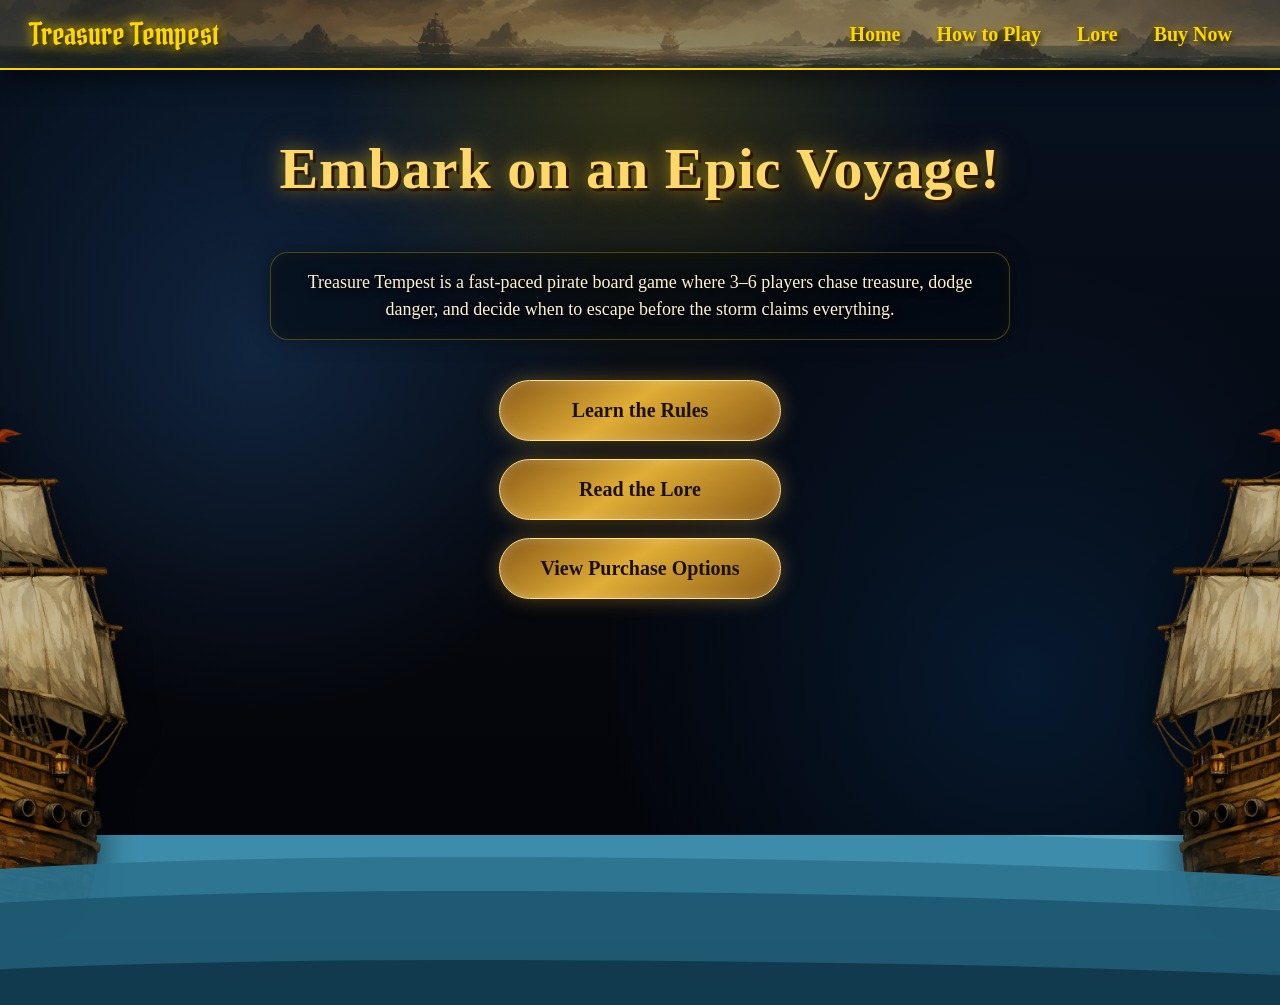
<file: index.html>
<!DOCTYPE html>
<html>
<head>
  <title>Treasure Tempest</title>
  <link rel="stylesheet" href="style.css">
</head>

<body class="home-page">

<nav>
  <div class="nav-logo">Treasure Tempest</div>

  <div>
    <a href="index.html">Home</a>
    <a href="howtoplay.html">How to Play</a>
    <a href="lore.html">Lore</a>
    <a href="buy.html">Buy Now</a>
  </div>
</nav>

<section class="home-hero">

  <div class="ship left-ship">
    <img src="images/ship.jpeg">
  </div>

  <div class="ship right-ship">
    <img src="images/ship.jpeg">
  </div>

  <div class="ship-water-cover"></div>

 <div class="water water-back">
  <div class="wave wave1"></div>
  <div class="wave wave2"></div>
</div>

<div class="water water-front">
  <div class="wave wave3"></div>
  <div class="wave wave4"></div>
  <div class="wave wave5"></div>
</div>

  <div class="cannonball cannonball-left"></div>
  <div class="cannonball cannonball-right"></div>

  <div class="muzzle-flash flash-left"></div>
<div class="muzzle-flash flash-right"></div>

  <div class="home-content">
    <h1>Embark on an Epic Voyage!</h1>



    <p class="intro-text">
      Treasure Tempest is a fast-paced pirate board game where 3–6 players chase treasure,
      dodge danger, and decide when to escape before the storm claims everything.
    </p>

    <div class="home-buttons">
      <a href="howtoplay.html" class="buy-button">Learn the Rules</a>
      <a href="lore.html" class="buy-button">Read the Lore</a>
      <a href="buy.html" class="buy-button">View Purchase Options</a>
    </div>
  </div>

</section>

<script>
  const targets = document.querySelectorAll(".nav-logo, nav a");
  let coinInterval;

  function makeCoin(target) {
    const coin = document.createElement("span");
    coin.classList.add("coin");
    coin.textContent = "●";

    const rect = target.getBoundingClientRect();
    const randomLeft = rect.left + Math.random() * rect.width;

    coin.style.left = randomLeft + "px";
    coin.style.top = rect.top - 30 + "px";

    document.body.appendChild(coin);

    setTimeout(() => {
      coin.remove();
    }, 1100);
  }

  targets.forEach(target => {
    target.addEventListener("mouseenter", () => {
      coinInterval = setInterval(() => makeCoin(target), 120);
    });

    target.addEventListener("mouseleave", () => {
      clearInterval(coinInterval);
    });
  });
</script>

<script>
  const leftBall = document.querySelector(".cannonball-left");
  const rightBall = document.querySelector(".cannonball-right");
  const leftFlash = document.querySelector(".flash-left");
const rightFlash = document.querySelector(".flash-right");

  let nextSide = "left";

  function fireCannonball(side) {
  const ball = side === "left" ? leftBall : rightBall;
  const flash = side === "left" ? leftFlash : rightFlash;

  flash.style.opacity = "1";

  setTimeout(() => {
    flash.style.opacity = "0";
  }, 120);

    let x = side === "left" ? 40 : window.innerWidth - 58;
    let y = window.innerHeight - 60;

    let vx = side === "left" ? 15 : -15;
let vy = -6;
let gravity = 0.16;

    ball.style.opacity = "1";

    function animate() {
      x += vx;
      y += vy;
      vy += gravity;

      ball.style.left = x + "px";
      ball.style.top = y + "px";

      if (y > window.innerHeight - 10 || x < -50 || x > window.innerWidth + 50) {
        ball.style.opacity = "0";
        return;
      }

      requestAnimationFrame(animate);
    }

    animate();
  }

  function cannonLoop() {
    fireCannonball(nextSide);

    nextSide = nextSide === "left" ? "right" : "left";

    const delay = 5000 + Math.random() * 5000;
    setTimeout(cannonLoop, delay);
  }

  setTimeout(cannonLoop, 1500);
</script>

</body>
</html>
</file>
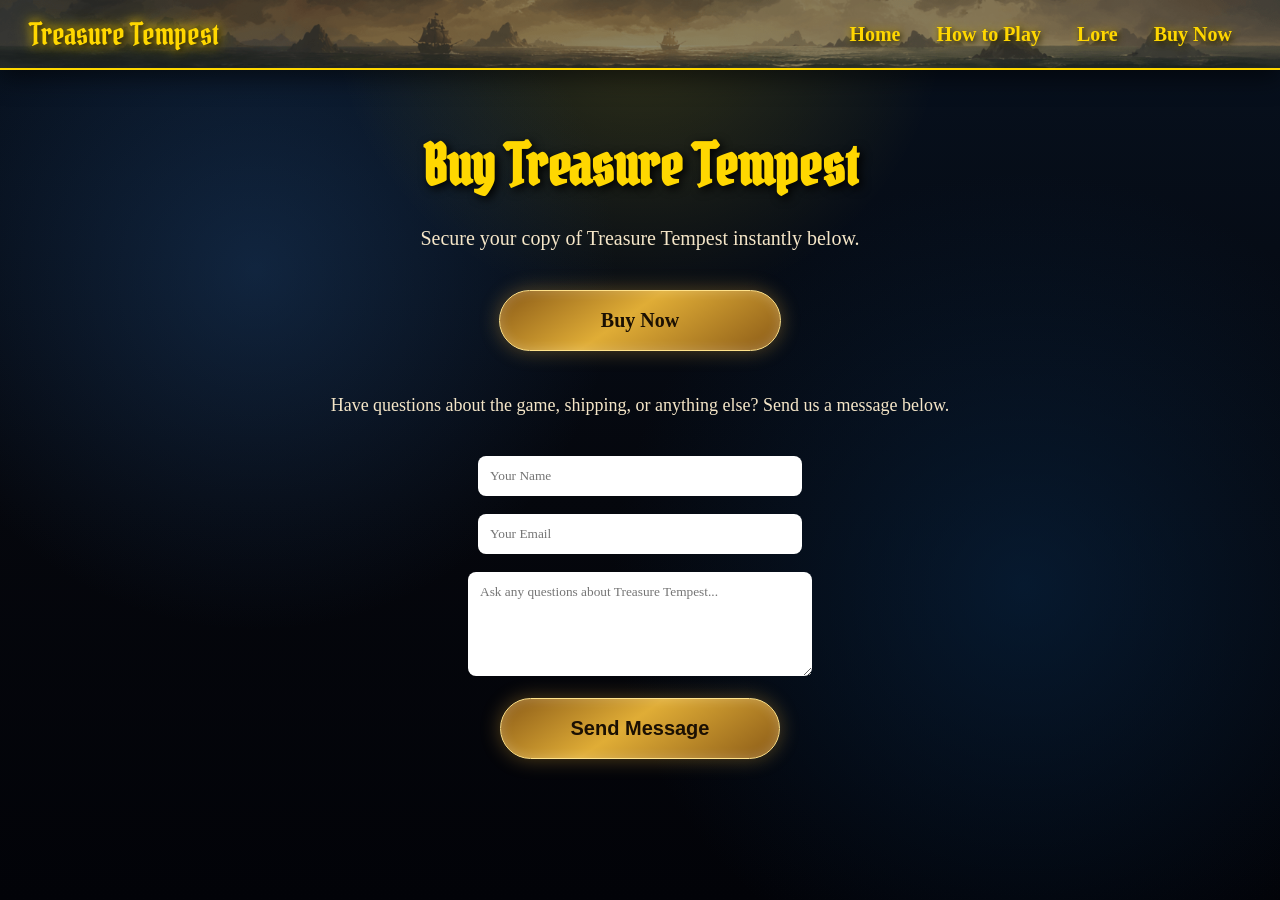
<file: buy.html>
<!DOCTYPE html>
<html>
<head>
  <title>Buy Treasure Tempest</title>
  <link rel="stylesheet" href="style.css">
</head>

<body>

  <nav>
    <div class="nav-logo">Treasure Tempest</div>
    <div>
      <a href="index.html">Home</a>
      <a href="howtoplay.html">How to Play</a>
      <a href="lore.html">Lore</a>
      <a href="buy.html">Buy Now</a>
    </div>
  </nav>

  <div class="section">

    <h1 class="main-title">Buy Treasure Tempest</h1>

    <p style="max-width:700px; margin:0 auto; font-size:20px;">
      Secure your copy of Treasure Tempest instantly below.
    </p>

    <br><br>

    <!-- STRIPE BUY BUTTON -->
    <a href="https://buy.stripe.com/5kQ5kw5vSeBa5iEg8waVa00" target="_blank" class="buy-button">
      Buy Now
    </a>

    <br><br><br>

    <p style="max-width:700px; margin:0 auto; font-size:18px;">
      Have questions about the game, shipping, or anything else? Send us a message below.
    </p>

    <br><br>

    <!-- CONTACT FORM -->
    <form action="https://formspree.io/f/mqewwobz" method="POST">

      <input type="text" name="name" placeholder="Your Name" required><br><br>

      <input type="email" name="email" placeholder="Your Email" required><br><br>

      <textarea name="message" placeholder="Ask any questions about Treasure Tempest..." rows="5" required></textarea><br><br>

      <button type="submit" class="buy-button">Send Message</button>

    </form>

  </div>

  <!-- COIN EFFECT SCRIPT -->
  <script>
    const targets = document.querySelectorAll(".nav-logo, nav a");
    let coinInterval;

    function makeCoin(target) {
      const coin = document.createElement("span");
      coin.classList.add("coin");
      coin.textContent = "●";

      const rect = target.getBoundingClientRect();

      const randomLeft = rect.left + Math.random() * rect.width;
      coin.style.left = randomLeft + "px";
      coin.style.top = rect.top - 30 + "px";

      document.body.appendChild(coin);

      setTimeout(() => {
        coin.remove();
      }, 1100);
    }

    targets.forEach(target => {
      target.addEventListener("mouseenter", () => {
        coinInterval = setInterval(() => makeCoin(target), 120);
      });

      target.addEventListener("mouseleave", () => {
        clearInterval(coinInterval);
      });
    });
  </script>

</body>
</html>
</file>
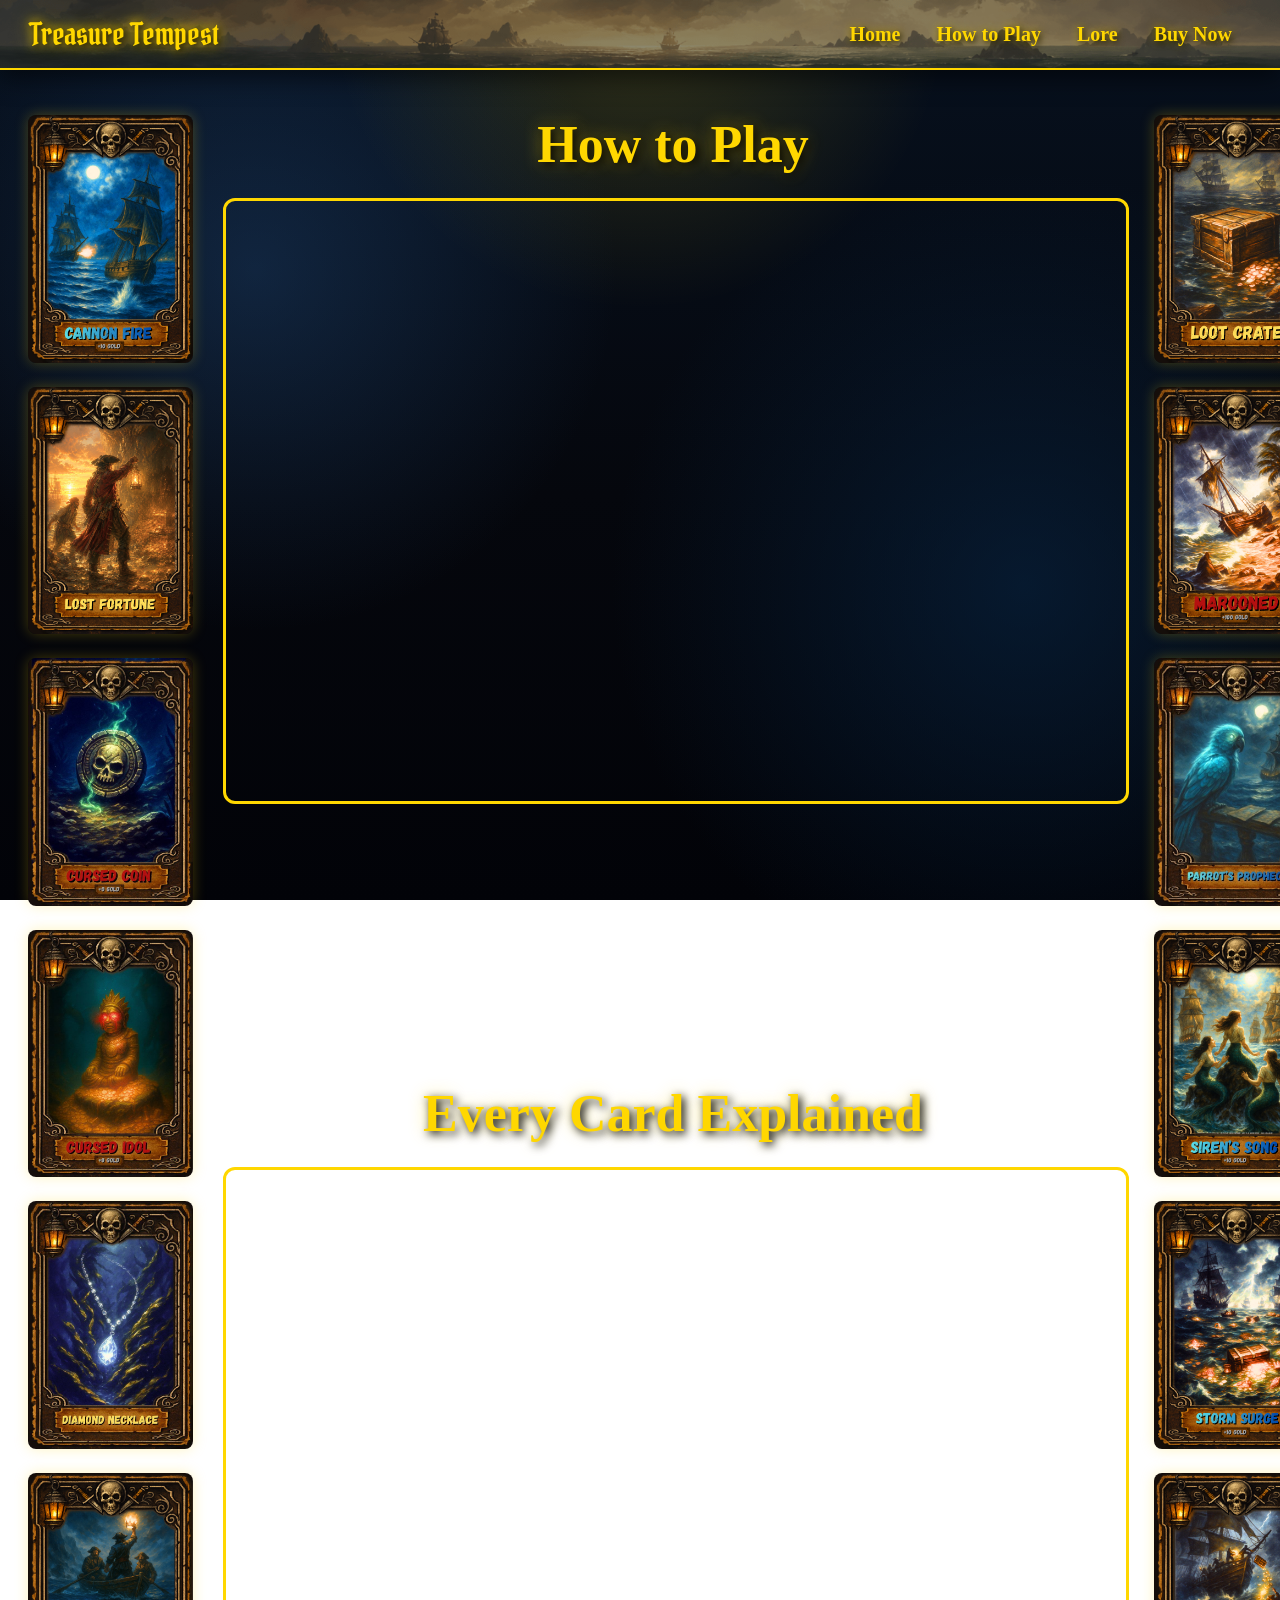
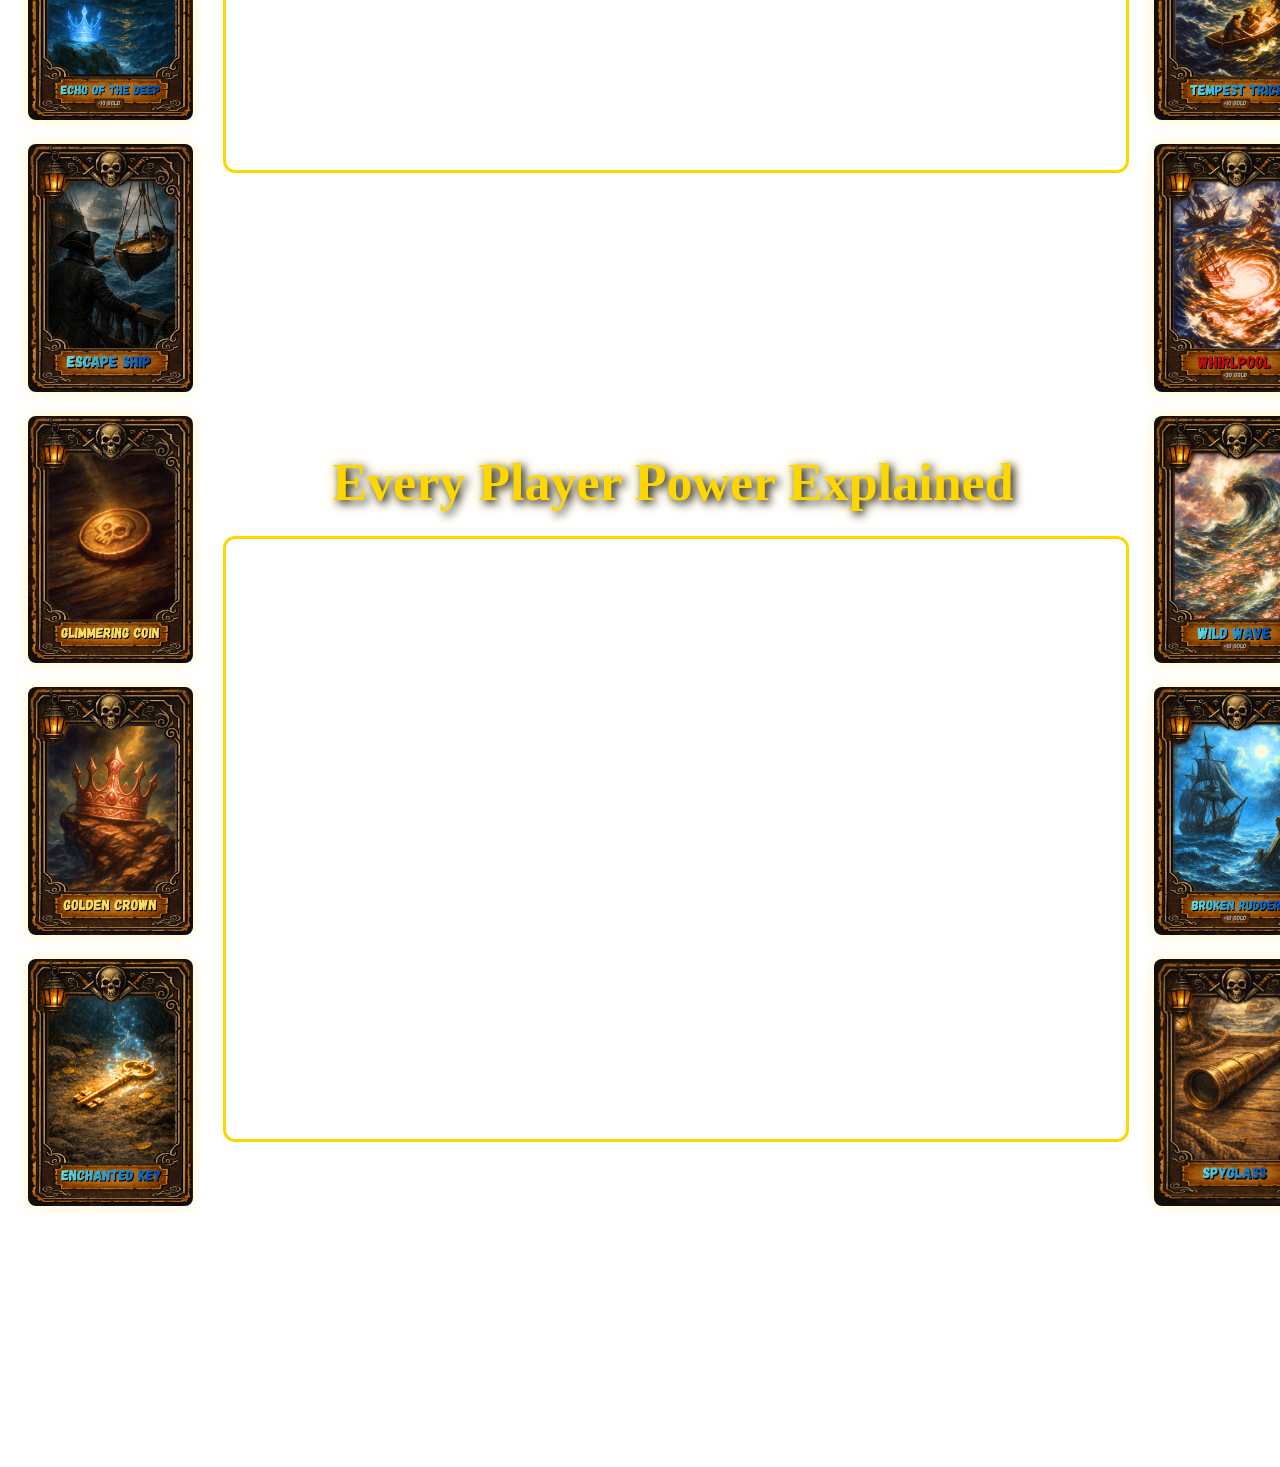
<file: howtoplay.html>
<!DOCTYPE html>
<html>
<head>
  <title>How to Play</title>
  <link rel="stylesheet" href="style.css">
</head>

<body>

<nav>
  <div class="nav-logo">Treasure Tempest</div>

  <div>
    <a href="index.html">Home</a>
    <a href="howtoplay.html">How to Play</a>
    <a href="lore.html">Lore</a>
    <a href="buy.html">Buy Now</a>
  </div>
</nav>

<div class="how-page">

  <div class="card-side">
    <div class="card-hover">
      <img src="images/cannon_fire.jpg">
      <div class="card-lore">Cannon fire sends a rival scurrying home to safety.</div>
    </div>

    <div class="card-hover">
      <img src="images/lost_fortune.jpeg">
      <div class="card-lore">A glittering stash of stolen treasure, waiting for the boldest pirate to claim it.</div>
    </div>

    <div class="card-hover">
      <img src="images/cursed_coin.jpg">
      <div class="card-lore">A tarnished coin that drains luck from the fleet.</div>
    </div>

    <div class="card-hover">
      <img src="images/cursed_idol.jpg">
      <div class="card-lore">A golden idol dredged from the deep. Radiant but doomed.</div>
    </div>

    <div class="card-hover">
      <img src="images/diamond_necklace.jpg">
      <div class="card-lore">A jeweled heirloom tangled in kelp. It glimmers even in darkness.</div>
    </div>

    <div class="card-hover">
      <img src="images/echo_of_the_deep.jpg">
      <div class="card-lore">The sea remembers. It echoes the last power unleashed.</div>
    </div>

    <div class="card-hover">
      <img src="images/escape_ship.jpg">
      <div class="card-lore">A desperate escape through crashing waves and broken hulls.</div>
    </div>

    <div class="card-hover">
      <img src="images/glimmering_coin.jpg">
      <div class="card-lore">A single coin catches the light. Small, but every fortune begins somewhere.</div>
    </div>

    <div class="card-hover">
      <img src="images/golden_crown.jpg">
      <div class="card-lore">The lost crown of the Tempest King. Its glint drives sailors mad.</div>
    </div>

    <div class="card-hover">
      <img src="images/enchanted_key.jpeg">
      <div class="card-lore">A key that hums with ancient power. Some locks were never meant to open.</div>
    </div>
  </div>

  <div class="video-column">
    <section class="video-section">
      <h2>How to Play</h2>
      <iframe src="https://www.youtube.com/embed/aSCom88srGM" allowfullscreen></iframe>
    </section>

    <section class="video-section">
      <h2>Every Card Explained</h2>
      <iframe src="https://www.youtube.com/embed/1IE-_zREhyk" allowfullscreen></iframe>
    </section>

    <section class="video-section">
      <h2>Every Player Power Explained</h2>
      <iframe src="https://www.youtube.com/embed/tBKKX_swFFA" allowfullscreen></iframe>
    </section>
  </div>

  <div class="card-side">
    <div class="card-hover right">
      <img src="images/loot_crate.jpeg">
      <div class="card-lore">A crate from a sunken galleon drifts among the wreckage.</div>
    </div>

    <div class="card-hover right">
      <img src="images/marooned.jpg">
      <div class="card-lore">The sea claims its victim. Only splinters and silence remain.</div>
    </div>

    <div class="card-hover right">
      <img src="images/parrots_prophecy.jpg">
      <div class="card-lore">“Squawk! Doom or gold ahead!” The parrot sees what others cannot.</div>
    </div>

    <div class="card-hover right">
      <img src="images/sirens_song.jpg">
      <div class="card-lore">The sirens sing their curse. No captain can escape their pull.</div>
    </div>

    <div class="card-hover right">
      <img src="images/storm_surge.jpg">
      <div class="card-lore">A violent swell lifts treasure skyward. Greed rises with it.</div>
    </div>

    <div class="card-hover right">
      <img src="images/tempest_trick.jpg">
      <div class="card-lore">A daring mid-storm heist. Gold vanishes without a trace.</div>
    </div>

    <div class="card-hover right">
      <img src="images/whirlpool.jpg">
      <div class="card-lore">The sea twists into a spiral, dragging ships and gold into darkness.</div>
    </div>

    <div class="card-hover right">
      <img src="images/wild_wave.jpg">
      <div class="card-lore">The ocean overturns itself. The past crashes back into the present.</div>
    </div>

    <div class="card-hover right">
      <img src="images/broken_rudder.jpg">
      <div class="card-lore">Their steering is shattered. The storm decides their fate now.</div>
    </div>

    <div class="card-hover right">
      <img src="images/spyglass.jpeg">
      <div class="card-lore">Through the glass, fate becomes clearer. Or more terrifying.</div>
    </div>
  </div>

</div>

<script>
  const targets = document.querySelectorAll(".nav-logo, nav a");
  let coinInterval;

  function makeCoin(target) {
    const coin = document.createElement("span");
    coin.classList.add("coin");
    coin.textContent = "●";

    const rect = target.getBoundingClientRect();
    const randomLeft = rect.left + Math.random() * rect.width;

    coin.style.left = randomLeft + "px";
    coin.style.top = rect.top - 30 + "px";

    document.body.appendChild(coin);

    setTimeout(() => {
      coin.remove();
    }, 1100);
  }

  targets.forEach(target => {
    target.addEventListener("mouseenter", () => {
      coinInterval = setInterval(() => makeCoin(target), 120);
    });

    target.addEventListener("mouseleave", () => {
      clearInterval(coinInterval);
    });
  });
</script>

</body>
</html>
</file>
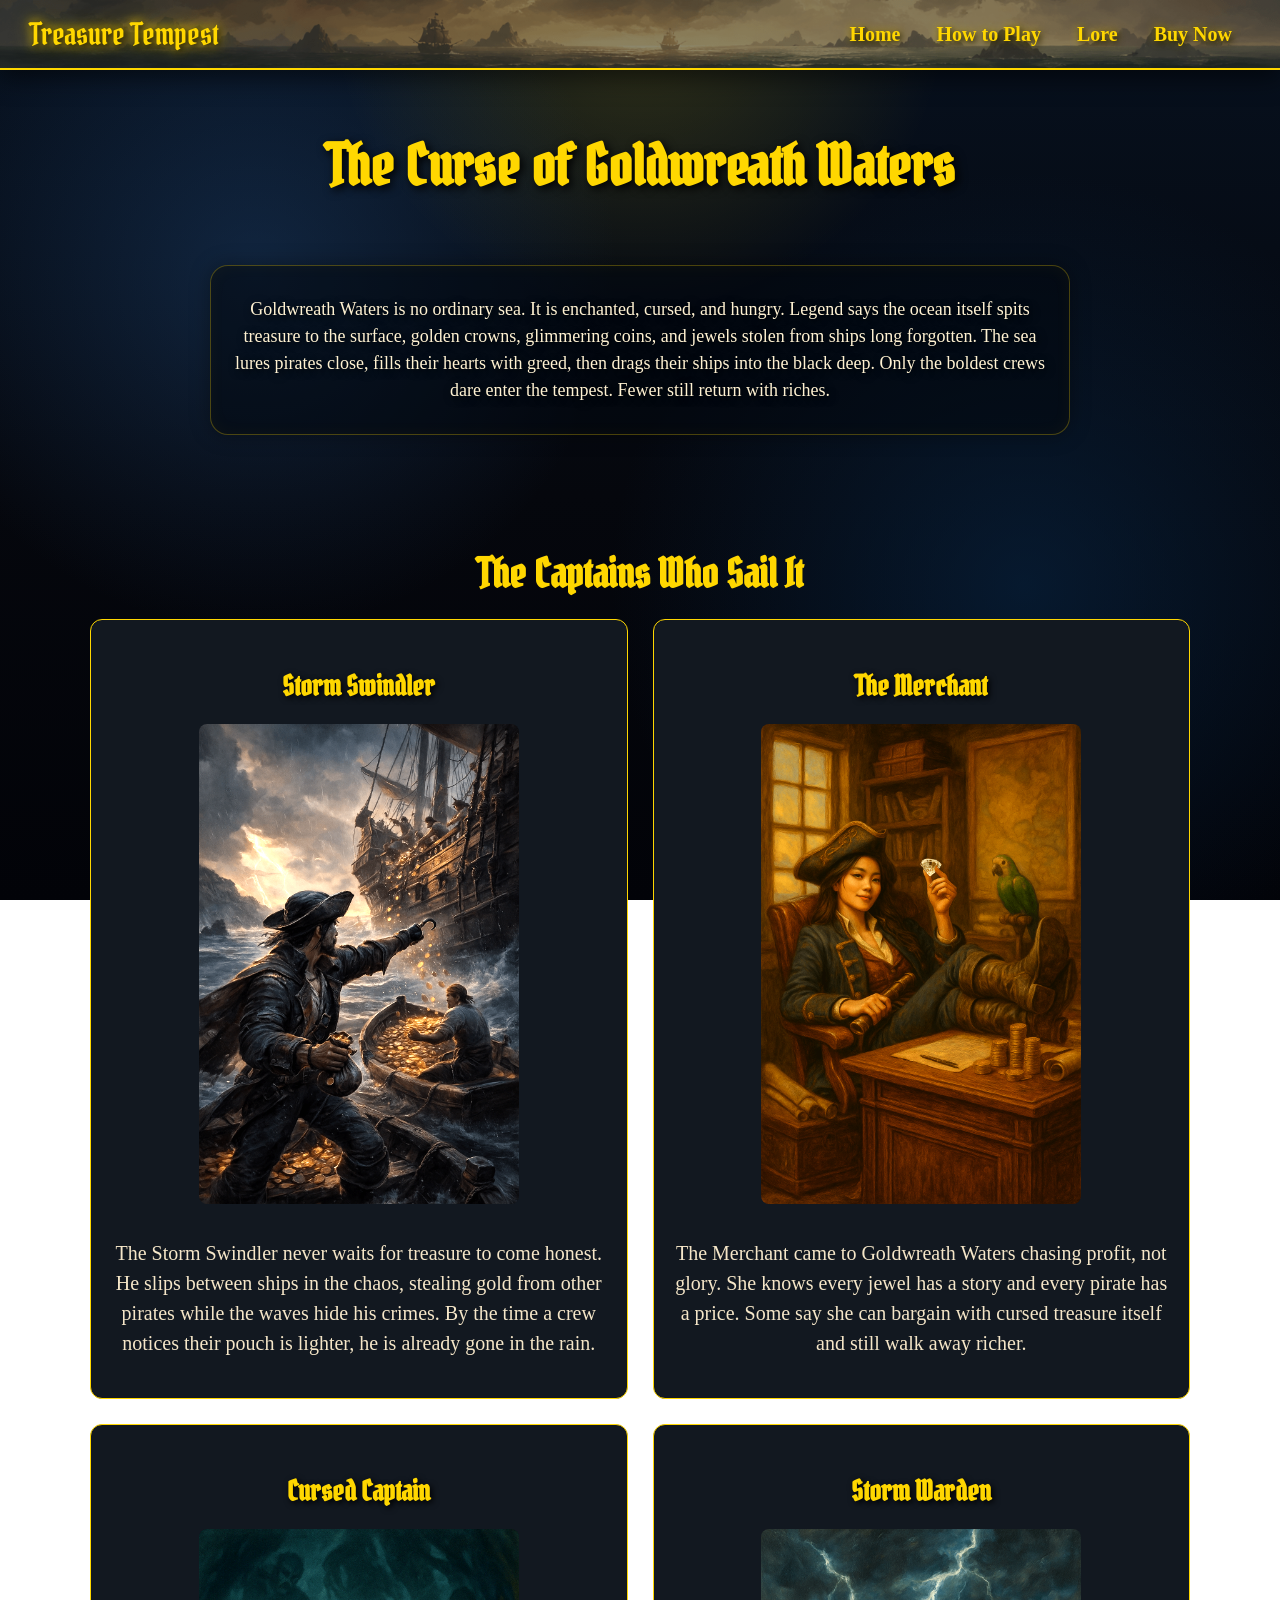
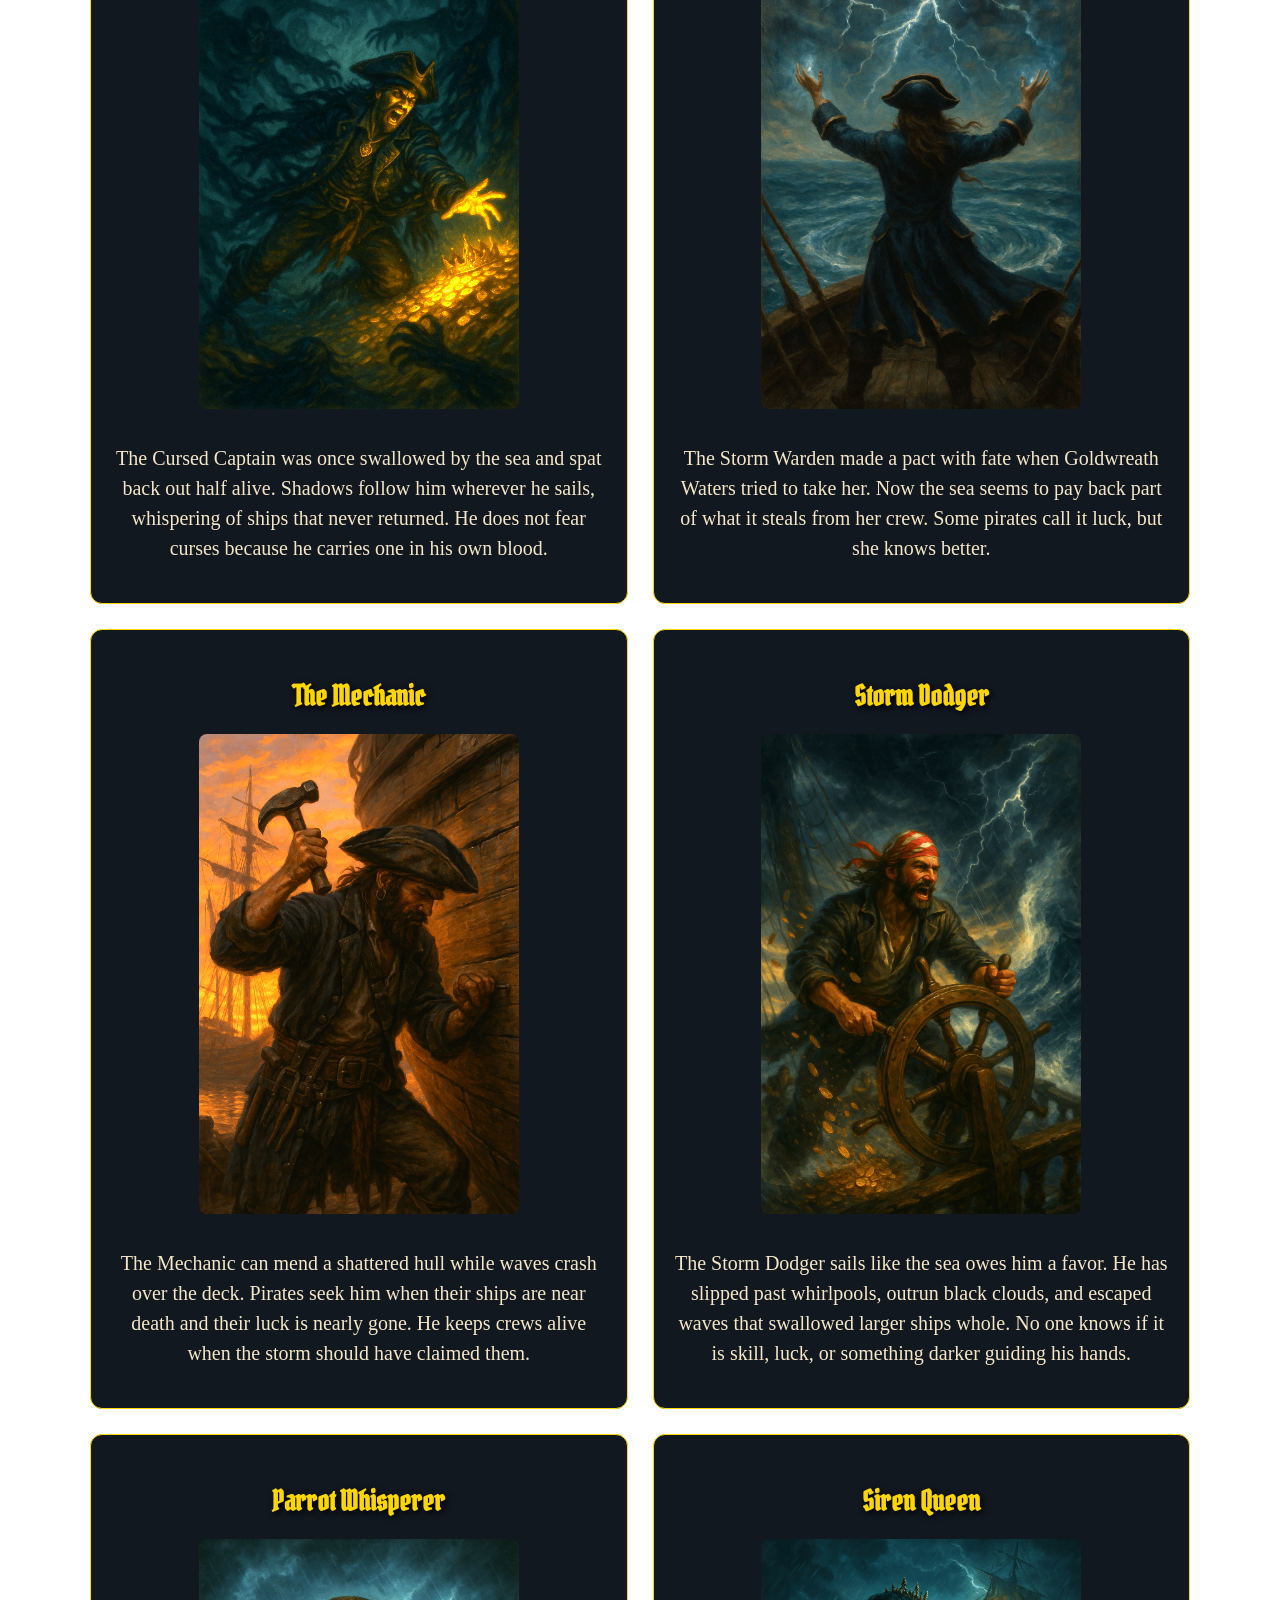
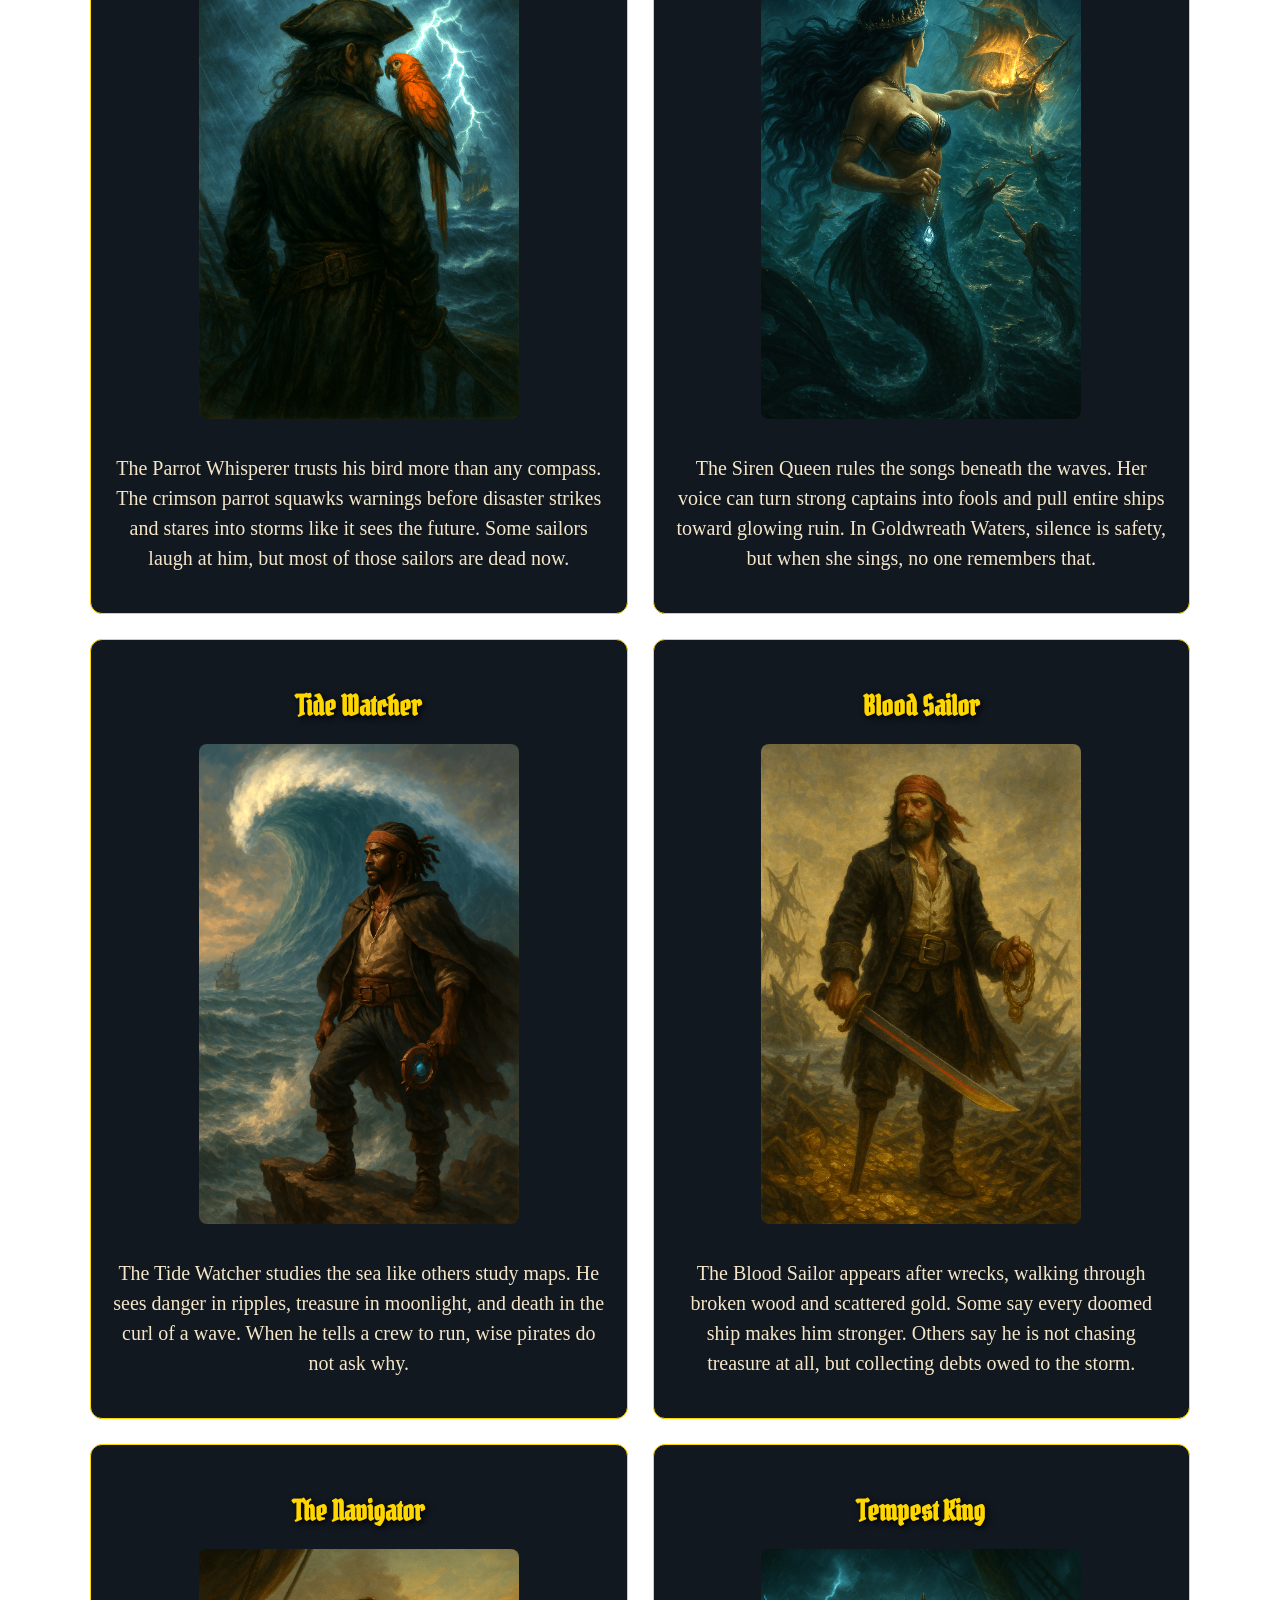
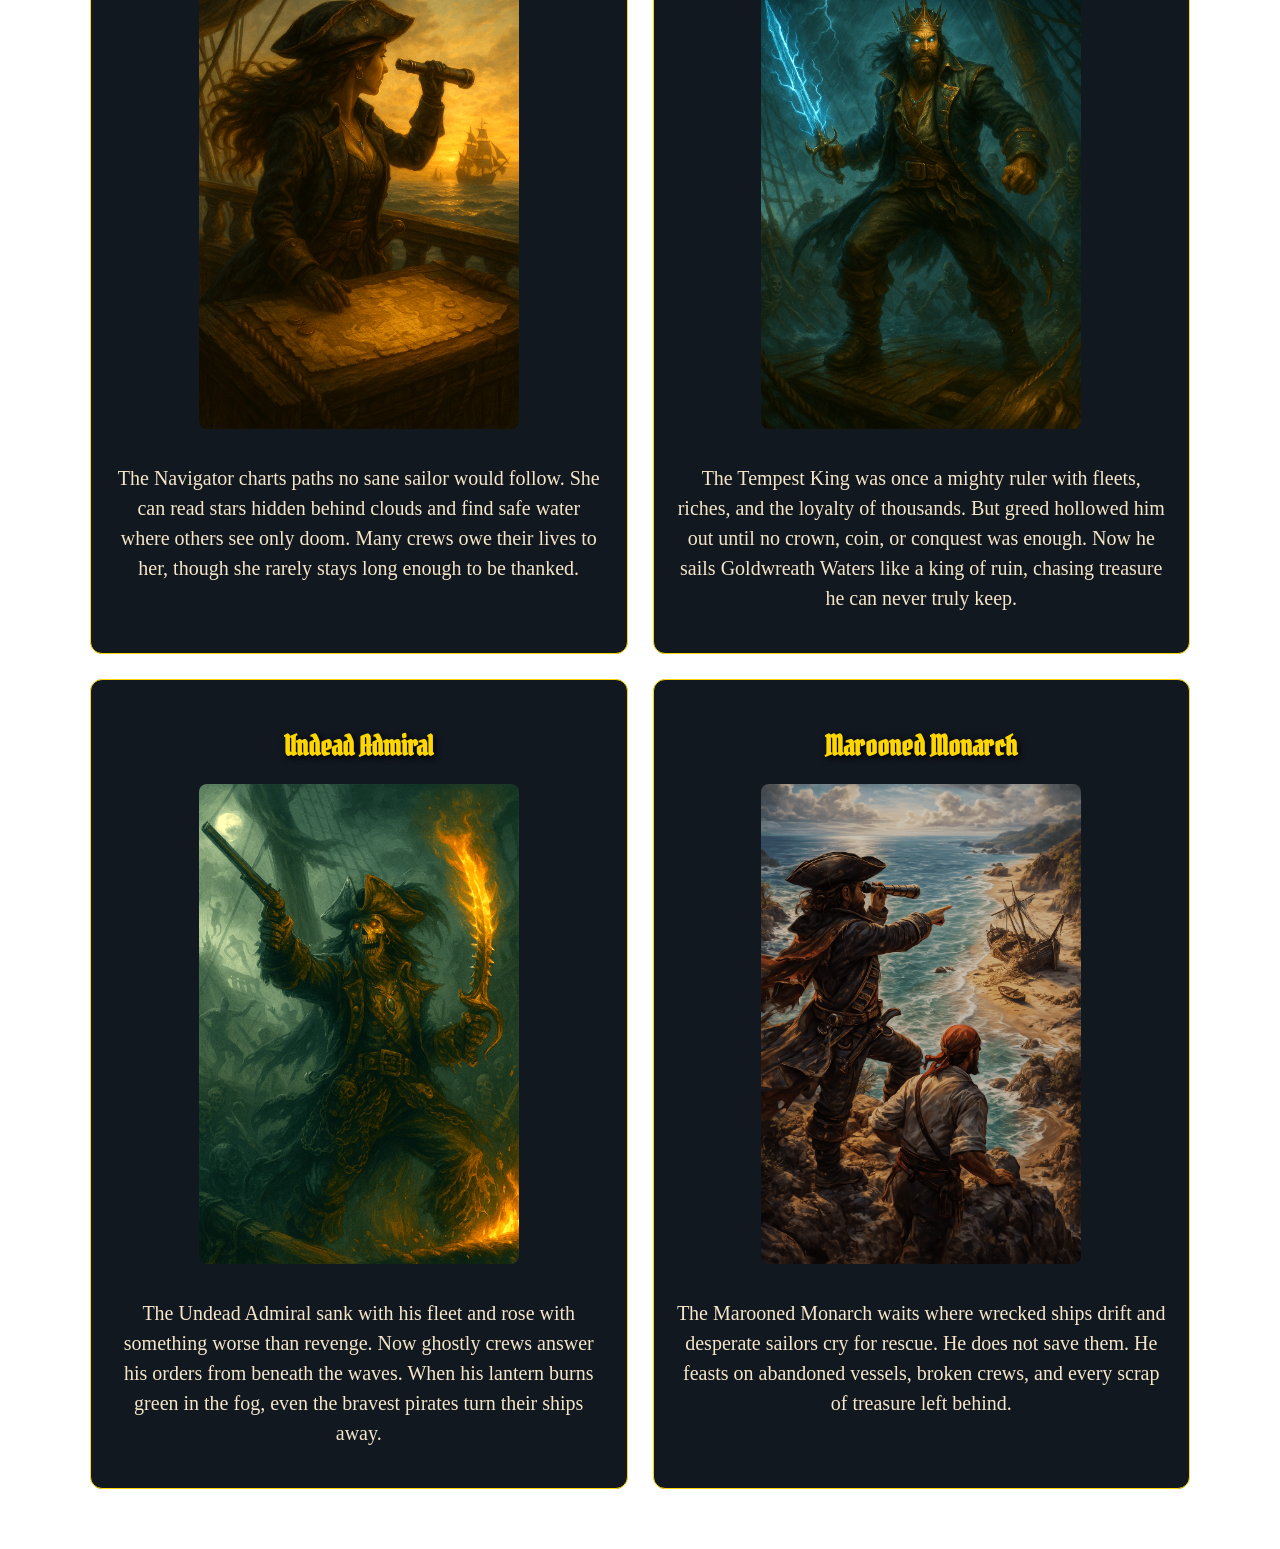
<file: lore.html>
<!DOCTYPE html>
<html>
<head>
  <title>Lore</title>
  <link rel="stylesheet" href="style.css">
</head>

<body>

<nav>
  <div class="nav-logo">Treasure Tempest</div>
  <div>
    <a href="index.html">Home</a>
<a href="howtoplay.html">How to Play</a>
<a href="lore.html">Lore</a>
<a href="buy.html">Buy Now</a>
  </div>
</nav>

<div class="section">
  <h1 class="main-title">The Curse of Goldwreath Waters</h1>
  <br>

  <div class="lore-intro-box">
  <p>Goldwreath Waters is no ordinary sea. It is enchanted, cursed, and hungry.

  Legend says the ocean itself spits treasure to the surface, golden crowns, glimmering coins, and jewels stolen from ships long forgotten.

  The sea lures pirates close, fills their hearts with greed, then drags their ships into the black deep.

  Only the boldest crews dare enter the tempest. Fewer still return with riches.</p>
</div>
  <br>

  <h2>The Captains Who Sail It</h2>

<div class="lore-grid">

  <div class="lore-box">
    <h3 class="pirate-title">Storm Swindler</h3>
    <img src="images/storm_swindler.jpeg">
    <p>The Storm Swindler never waits for treasure to come honest. He slips between ships in the chaos, stealing gold from other pirates while the waves hide his crimes. By the time a crew notices their pouch is lighter, he is already gone in the rain.</p>
  </div>

  <div class="lore-box">
    <h3 class="pirate-title">The Merchant</h3>
    <img src="images/the_merchant.jpeg">
    <p>The Merchant came to Goldwreath Waters chasing profit, not glory. She knows every jewel has a story and every pirate has a price. Some say she can bargain with cursed treasure itself and still walk away richer.</p>
  </div>

  <div class="lore-box">
    <h3 class="pirate-title">Cursed Captain</h3>
    <img src="images/cursed_captain.jpeg" class="cursed">
    <p>The Cursed Captain was once swallowed by the sea and spat back out half alive. Shadows follow him wherever he sails, whispering of ships that never returned. He does not fear curses because he carries one in his own blood.</p>
  </div>

  <div class="lore-box">
    <h3 class="pirate-title">Storm Warden</h3>
    <img src="images/storm_warden.jpeg">
    <p>The Storm Warden made a pact with fate when Goldwreath Waters tried to take her. Now the sea seems to pay back part of what it steals from her crew. Some pirates call it luck, but she knows better.</p>
  </div>

  <div class="lore-box">
    <h3 class="pirate-title">The Mechanic</h3>
    <img src="images/the_mechanic.jpeg">
    <p>The Mechanic can mend a shattered hull while waves crash over the deck. Pirates seek him when their ships are near death and their luck is nearly gone. He keeps crews alive when the storm should have claimed them.</p>
  </div>

  <div class="lore-box">
    <h3 class="pirate-title">Storm Dodger</h3>
    <img src="images/storm_dodger.jpeg">
    <p>The Storm Dodger sails like the sea owes him a favor. He has slipped past whirlpools, outrun black clouds, and escaped waves that swallowed larger ships whole. No one knows if it is skill, luck, or something darker guiding his hands.</p>
  </div>

  <div class="lore-box">
    <h3 class="pirate-title">Parrot Whisperer</h3>
    <img src="images/parrot_whisperer.jpeg" class="parrot">
    <p>The Parrot Whisperer trusts his bird more than any compass. The crimson parrot squawks warnings before disaster strikes and stares into storms like it sees the future. Some sailors laugh at him, but most of those sailors are dead now.</p>
  </div>

  <div class="lore-box">
    <h3 class="pirate-title">Siren Queen</h3>
    <img src="images/siren_queen.jpeg">
    <p>The Siren Queen rules the songs beneath the waves. Her voice can turn strong captains into fools and pull entire ships toward glowing ruin. In Goldwreath Waters, silence is safety, but when she sings, no one remembers that.</p>
  </div>

  <div class="lore-box">
    <h3 class="pirate-title">Tide Watcher</h3>
    <img src="images/tide_watcher.jpeg">
    <p>The Tide Watcher studies the sea like others study maps. He sees danger in ripples, treasure in moonlight, and death in the curl of a wave. When he tells a crew to run, wise pirates do not ask why.</p>
  </div>

  <div class="lore-box">
    <h3 class="pirate-title">Blood Sailor</h3>
    <img src="images/blood_sailor.jpeg">
    <p>The Blood Sailor appears after wrecks, walking through broken wood and scattered gold. Some say every doomed ship makes him stronger. Others say he is not chasing treasure at all, but collecting debts owed to the storm.</p>
  </div>

  <div class="lore-box">
    <h3 class="pirate-title">The Navigator</h3>
    <img src="images/the_navigator.jpeg">
    <p>The Navigator charts paths no sane sailor would follow. She can read stars hidden behind clouds and find safe water where others see only doom. Many crews owe their lives to her, though she rarely stays long enough to be thanked.</p>
  </div>

  <div class="lore-box">
    <h3 class="pirate-title">Tempest King</h3>
    <img src="images/tempest_king.jpeg">
    <p>The Tempest King was once a mighty ruler with fleets, riches, and the loyalty of thousands. But greed hollowed him out until no crown, coin, or conquest was enough. Now he sails Goldwreath Waters like a king of ruin, chasing treasure he can never truly keep.</p>
  </div>

  <div class="lore-box">
    <h3 class="pirate-title">Undead Admiral</h3>
    <img src="images/undead_admiral.jpeg">
    <p>The Undead Admiral sank with his fleet and rose with something worse than revenge. Now ghostly crews answer his orders from beneath the waves. When his lantern burns green in the fog, even the bravest pirates turn their ships away.</p>
  </div>

  <div class="lore-box">
    <h3 class="pirate-title">Marooned Monarch</h3>
    <img src="images/marooned_monarch.jpeg" class="marooned">
    <p>The Marooned Monarch waits where wrecked ships drift and desperate sailors cry for rescue. He does not save them. He feasts on abandoned vessels, broken crews, and every scrap of treasure left behind.</p>
  </div>

</div>
</div>

<script>
  const targets = document.querySelectorAll(".nav-logo, nav a");
  let coinInterval;

  function makeCoin(target) {
    const coin = document.createElement("span");
    coin.classList.add("coin");
    coin.textContent = "●";

    const rect = target.getBoundingClientRect();

    const randomLeft = rect.left + Math.random() * rect.width;
    coin.style.left = randomLeft + "px";
    coin.style.top = rect.top - 30 + "px"; // your chosen height

    document.body.appendChild(coin);

    setTimeout(() => {
      coin.remove();
    }, 1100);
  }

  targets.forEach(target => {
    target.addEventListener("mouseenter", () => {
      coinInterval = setInterval(() => makeCoin(target), 120);
    });

    target.addEventListener("mouseleave", () => {
      clearInterval(coinInterval);
    });
  });
</script>
</body>
</html>
</file>
<file: style.css>
@import url('https://fonts.googleapis.com/css2?family=Pirata+One&display=swap');

body {
  margin: 0;
  font-family: 'Georgia', serif;
  color: #f5e6c8;

  background:
    radial-gradient(circle at top, rgba(255, 215, 0, 0.18), transparent 28%),
    radial-gradient(circle at 20% 30%, rgba(37, 84, 140, 0.35), transparent 30%),
    radial-gradient(circle at 80% 65%, rgba(8, 38, 70, 0.6), transparent 35%),
    linear-gradient(180deg, #07111f 0%, #05070d 55%, #020308 100%);

  background-attachment: fixed;
}

/* NAVBAR */
nav {
  position: sticky;
  top: 0;
  background-image:
    linear-gradient(rgba(0,0,0,0.45), rgba(0,0,0,0.45)),
    url("images/sirens.jpeg");
  background-size: cover;
  background-position: center;
  display: flex;
  justify-content: space-between;
  align-items: center;
  padding: 15px 30px;
  z-index: 1000;
  border-bottom: 2px solid gold;
  overflow: visible;
  box-shadow: 0 8px 25px rgba(0,0,0,0.55);
}

nav div:last-child {
  display: flex;
  align-items: center;
}

nav a {
  color: gold;
  text-decoration: none;
  margin: 0 18px;
  font-size: 20px;
  font-weight: bold;
  text-shadow: 2px 2px 6px black, 0 0 8px rgba(255, 215, 0, 0.7);
  transition: transform 0.2s ease, color 0.2s ease;
}

nav a:hover {
  transform: translateY(-2px);
  color: #fff0a8;
}

/* LOGO */
.nav-logo {
  position: relative;
  font-family: 'Pirata One', serif;
  font-size: 30px;
  color: #ffd700;
  text-shadow:
    2px 2px 6px black,
    0 0 10px rgba(255, 215, 0, 0.9),
    0 0 18px rgba(255, 215, 0, 0.6);
  cursor: pointer;
  overflow: visible;
}

/* COIN EFFECT */
.coin {
  position: fixed;
  color: gold;
  font-size: 18px;
  pointer-events: none;
  z-index: 9999;
  animation: coinFall 0.9s ease-in forwards;
  text-shadow: 0 0 8px gold;
}

@keyframes coinFall {
  0% {
    opacity: 1;
    transform: translateY(0) rotate(0deg);
  }

  100% {
    opacity: 0;
    transform: translateY(120px) rotate(360deg);
  }
}

/* HERO */
.hero {
  background-size: cover;
  background-position: center;
  height: 90vh;
  display: flex;
  align-items: center;
  justify-content: center;
  text-align: center;
}

.hero h1 {
  font-size: 60px;
}

/* GENERAL SECTIONS */
.section {
  padding: 60px 20px;
  text-align: center;
}

.section p {
  font-size: 20px;
  line-height: 1.6;
}

/* CARD ROW */
.card-row {
  display: flex;
  flex-wrap: wrap;
  justify-content: center;
  gap: 20px;
}

.card-row img {
  width: 200px;
  height: auto;
  border-radius: 10px;
  image-rendering: auto;
}

/* LORE GRID */
.lore-grid {
  display: grid;
  grid-template-columns: repeat(2, 1fr);
  gap: 25px;
  max-width: 1100px;
  margin: 0 auto;
}

.lore-box {
  background: #121820;
  padding: 20px;
  border: 1px solid gold;
  border-radius: 12px;
  text-align: center;
}

.lore-box img {
  width: 100%;
  max-width: 320px;
  height: auto;
  object-fit: contain;
  image-rendering: auto;
  backface-visibility: hidden;
  border-radius: 8px;
  margin: 10px 0;
  filter: brightness(1.2);
}

.lore-box p {
  line-height: 1.5;
}

.lore-box img.parrot {
  filter: brightness(2);
}

.lore-box img.cursed {
  filter: brightness(3);
}

.lore-box img.marooned {
  filter: brightness(0.8);
}

/* TITLES */
.main-title {
  font-family: 'Pirata One', serif;
  font-size: 56px;
  color: gold;
  text-shadow: 3px 3px 10px black;
  margin-top: 0;
  margin-bottom: 20px;
  text-align: center;
}

.section h2 {
  font-family: 'Pirata One', serif;
  font-size: 40px;
  color: gold;
  margin-top: 40px;
  margin-bottom: 20px;
}

.pirate-title {
  font-family: 'Pirata One', serif;
  font-size: 28px;
  color: gold;
  text-shadow: 2px 2px 6px black;
  margin-bottom: 10px;
}

/* HOW TO PLAY PAGE */
.how-page {
  display: grid;
  grid-template-columns: 190px 900px 190px;
  gap: 18px;
  max-width: 1340px;
  margin: 0 auto;
  padding: 45px 15px;
  align-items: start;
}

.card-side {
  display: flex;
  flex-direction: column;
  gap: 24px;
  align-items: center;
}

.card-hover {
  position: relative;
  display: inline-block;
}

.card-hover img,
.card-side img {
  width: 165px;
  height: auto;
  display: block;
  object-fit: contain;
  image-rendering: auto;
  backface-visibility: hidden;
  filter: none;
  box-shadow: 0 0 14px rgba(255, 215, 0, 0.25);
  border-radius: 8px;
  transition: transform 0.25s ease, box-shadow 0.25s ease;
}

.card-hover:hover img,
.card-side img:hover {
  transform: scale(1.22);
  filter: none;
  box-shadow: 0 0 24px rgba(255, 215, 0, 0.45);
  z-index: 5;
}

.card-lore {
  display: none;
  position: absolute;
  top: 50%;
  left: 115%;
  transform: translateY(-50%);
  width: 230px;
  background: #1b1208;
  color: #f5e6c8;
  border: 2px solid gold;
  border-radius: 10px;
  padding: 12px;
  font-size: 15px;
  line-height: 1.4;
  box-shadow: 0 0 20px rgba(0,0,0,0.8);
  z-index: 20;
}

.card-hover:hover .card-lore {
  display: block;
}

.right .card-lore {
  left: auto;
  right: 115%;
}

.video-column {
  text-align: center;
}

.video-section {
  margin-bottom: 280px;
}

.video-section h2 {
  font-family: 'Georgia', serif;
  font-size: 52px;
  color: gold;
  text-shadow:
    3px 3px 10px black,
    0 0 18px rgba(255,215,0,0.45);
  margin-top: 0;
  margin-bottom: 24px;
}

.video-section iframe {
  width: 100%;
  max-width: 1050px;
  height: 600px;
  border: 3px solid gold;
  border-radius: 12px;
  display: block;
  margin: 0 auto;
}

/* HOME PAGE */
.home-hero {
  min-height: 100vh;
  background:
    radial-gradient(circle at top, rgba(255, 215, 0, 0.18), transparent 28%),
    radial-gradient(circle at 20% 30%, rgba(37, 84, 140, 0.35), transparent 30%),
    radial-gradient(circle at 80% 65%, rgba(8, 38, 70, 0.6), transparent 35%),
    linear-gradient(180deg, #07111f 0%, #05070d 55%, #020308 100%);
  display: flex;
  flex-direction: column;
  justify-content: flex-start;
  align-items: center;
  text-align: center;
  padding: 35px 20px 0 20px;
  position: relative;
  overflow: hidden;
}


.home-content {
  max-width: 950px;
  margin: 0 auto;
  position: relative;
  z-index: 20;
}

.home-content h1 {
  font-family: Georgia, serif;
  font-size: 58px;
  color: #ffd86b;
  text-shadow:
    3px 3px 0 #2b1600,
    0 0 18px rgba(255, 215, 0, 0.55),
    0 0 45px rgba(255, 157, 0, 0.28);
  margin-top: 30px;
  margin-bottom: 0px;
  letter-spacing: 1px;
  font-weight: bold;
  white-space: nowrap;
}
.home-content h2 {
  font-family: Georgia, serif;
  font-size: 34px;
  color: #f5e6c8;
  text-shadow: 2px 2px 8px black;
  margin-bottom: 24px;
}

.intro-text {
  font-size: 18px;
  line-height: 1.5;
  color: #fff2d2;
  text-shadow: 2px 2px 8px black;
  max-width: 690px;
  margin: 50px auto 0 auto;
  padding: 16px 24px;
  background: rgba(3, 8, 16, 0.55);
  border: 1px solid rgba(255, 215, 0, 0.28);
  border-radius: 18px;
  box-shadow:
    0 0 20px rgba(0, 0, 0, 0.35),
    inset 0 0 18px rgba(255, 215, 0, 0.04);
}

.home-buttons {
  display: flex;
  flex-direction: column;
  align-items: center;
  gap: 18px;
  margin-top: 40px;
}

.buy-button {
  display: inline-block;
  position: relative;
  overflow: hidden;
  width: 280px;
  text-align: center;
  padding: 18px 0;
  background:
    linear-gradient(145deg, #8a5a17, #e0ad36 45%, #8a5a17);
  color: #1b1003;
  border: 1px solid #ffe28a;
  border-radius: 40px;
  text-decoration: none;
  font-size: 20px;
  font-weight: bold;
  box-shadow:
    0 0 20px rgba(255, 190, 60, 0.32),
    inset 0 0 12px rgba(255, 255, 255, 0.22);
  transition: all 0.25s ease;
}

.buy-button::after {
  content: "";
  position: absolute;
  top: 0;
  left: -75%;
  width: 50%;
  height: 100%;
  background: rgba(255,255,255,0.32);
  transform: skewX(-25deg);
}

.buy-button:hover {
  transform: scale(1.08);
  box-shadow:
    0 0 25px rgba(255, 215, 0, 0.75),
    0 0 60px rgba(255, 170, 35, 0.35);
}

.buy-button:hover::after {
  left: 130%;
  transition: 0.6s;
}

/* SHIPS */
.ship {
  position: fixed;
  bottom: -125px;
  z-index: 8;
  pointer-events: none;
  opacity: 0.96;
}
.left-ship {
  left: -340px;
  animation: shipFloatLeft 5.5s ease-in-out infinite;
}

.right-ship {
  right: -340px;
  animation: shipFloatRight 7s ease-in-out infinite;
}

.ship img {
  width: 430px;
  height: auto;
  filter:
    drop-shadow(0 18px 18px rgba(0,0,0,0.6))
    brightness(0.82);
}

.left-ship {
  left: -250px;
}

.right-ship {
  right: -250px;
}

.right-ship img {
  transform: scaleX(-1);
}

@keyframes shipFloatLeft {
  0% {
    transform: translateY(0px) rotate(-0.5deg);
  }

  50% {
    transform: translateY(-12px) rotate(0.5deg);
  }

  100% {
    transform: translateY(0px) rotate(-0.5deg);
  }
}

@keyframes shipFloatRight {
  0% {
    transform: translateY(-6px) rotate(0.6deg);
  }

  50% {
    transform: translateY(8px) rotate(-0.4deg);
  }

  100% {
    transform: translateY(-6px) rotate(0.6deg);
  }
}

/* WATER */
.water {
  position: fixed;
  left: 0;
  bottom: 0;
  transform: translateY(150px);
  width: 100%;
  height: 215px;
  overflow: hidden;
  pointer-events: none;
  background: transparent;
}

.water-back {
  z-index: 6;
  background: #0c3444;
}

.water-front {
  z-index: 12;
}

.wave {
  position: absolute;
  left: -25%;
  width: 150%;
  height: 115px;
  opacity: 0.96;
  border-radius:
    40% 60% 0 0 /
    55% 55% 0 0;
}

.wave1 {
  bottom: 138px;
  background: #5ca9c4;
  animation: waveSlide1 8s ease-in-out infinite alternate;
}

.wave2 {
  bottom: 108px;
  background: #3e8cab;
  animation: waveSlide2 7s ease-in-out infinite alternate;
}

.wave3 {
  bottom: 78px;
  background: #2d7390;
  opacity: 0.92;
  animation: waveSlide1 6s ease-in-out infinite alternate;
}

.wave4 {
  bottom: 44px;
  background: #1e5870;
  opacity: 0.92;
  animation: waveSlide2 5s ease-in-out infinite alternate;
}

.wave5 {
  bottom: 0;
  height: 90px;
  background: #10394d;
  opacity: 0.94;
  animation: waveSlide1 7s ease-in-out infinite alternate;
}

@keyframes waveSlide1 {
  from {
    transform: translateX(-60px) translateY(0);
  }

  to {
    transform: translateX(60px) translateY(10px);
  }
}

@keyframes waveSlide2 {
  from {
    transform: translateX(60px) translateY(8px);
  }

  to {
    transform: translateX(-60px) translateY(0);
  }
}

/* CANNONBALLS */
.cannonball {
  position: fixed;
  width: 10px;
  height: 10px;
  background: #1a1a1a;
  border-radius: 50%;
  z-index: 7;
  opacity: 0;
  pointer-events: none;
  box-shadow:
    0 0 10px rgba(255,180,80,0.6),
    inset -2px -2px 4px rgba(255,255,255,0.2);
}

.cannonball-left {
  left: 40px;
  bottom: 170px;
}

.cannonball-right {
  right: 40px;
  bottom: 170px;
}

/* BUY FORM */
form input,
form textarea {
  width: 300px;
  padding: 12px;
  border-radius: 8px;
  border: none;
  font-family: Georgia, serif;
}

form textarea {
  width: 320px;
}

html,
body {
  overflow-y: scroll !important;
  overflow-x: hidden !important;
  height: auto !important;
  min-height: 100% !important;
}

.home-page {
  overflow: visible !important;
  height: auto !important;
}

.muzzle-flash {
  position: fixed;
  width: 90px;
  height: 90px;
  border-radius: 50%;
  pointer-events: none;
  z-index: 9;
  opacity: 0;
  filter: blur(4px);
  transition: opacity 0.08s linear;
}

.flash-left {
  left: 70px;
  bottom: 40px;
}

.flash-right {
  right: 70px;
  bottom: 40px;
}

.flash-left::before,
.flash-right::before {
  content: "";
  position: absolute;
  inset: 0;

  background:
    radial-gradient(circle,
    rgba(255,220,120,1) 0%,
    rgba(255,150,40,0.95) 30%,
    rgba(255,100,20,0.5) 55%,
    transparent 75%);

  clip-path: polygon(
    50% 0%,
    60% 30%,
    100% 50%,
    60% 70%,
    50% 100%,
    40% 70%,
    0% 50%,
    40% 30%
  );
}

.flash-left::after,
.flash-right::after {
  content: "";
  position: absolute;
  width: 120px;
  height: 60px;
  left: -20px;
  top: 18px;

  background:
    radial-gradient(ellipse at center,
    rgba(220,220,220,0.65),
    transparent 70%);

  filter: blur(8px);
}

.lore-intro-box {
  max-width: 810px;
  margin: 25px auto 55px auto;
  padding: 16px 24px;
  background: rgba(3, 8, 16, 0.55);
  border: 1px solid rgba(255, 215, 0, 0.28);
  border-radius: 18px;
  box-shadow:
    0 0 20px rgba(0, 0, 0, 0.35),
    inset 0 0 18px rgba(255, 215, 0, 0.04);
  text-align: center;
}

.lore-intro-box p {
  font-size: 18px;
  line-height: 1.5;
  color: #fff2d2;
  text-shadow: 2px 2px 8px black;
  margin: 14px 0;
}
</file>
